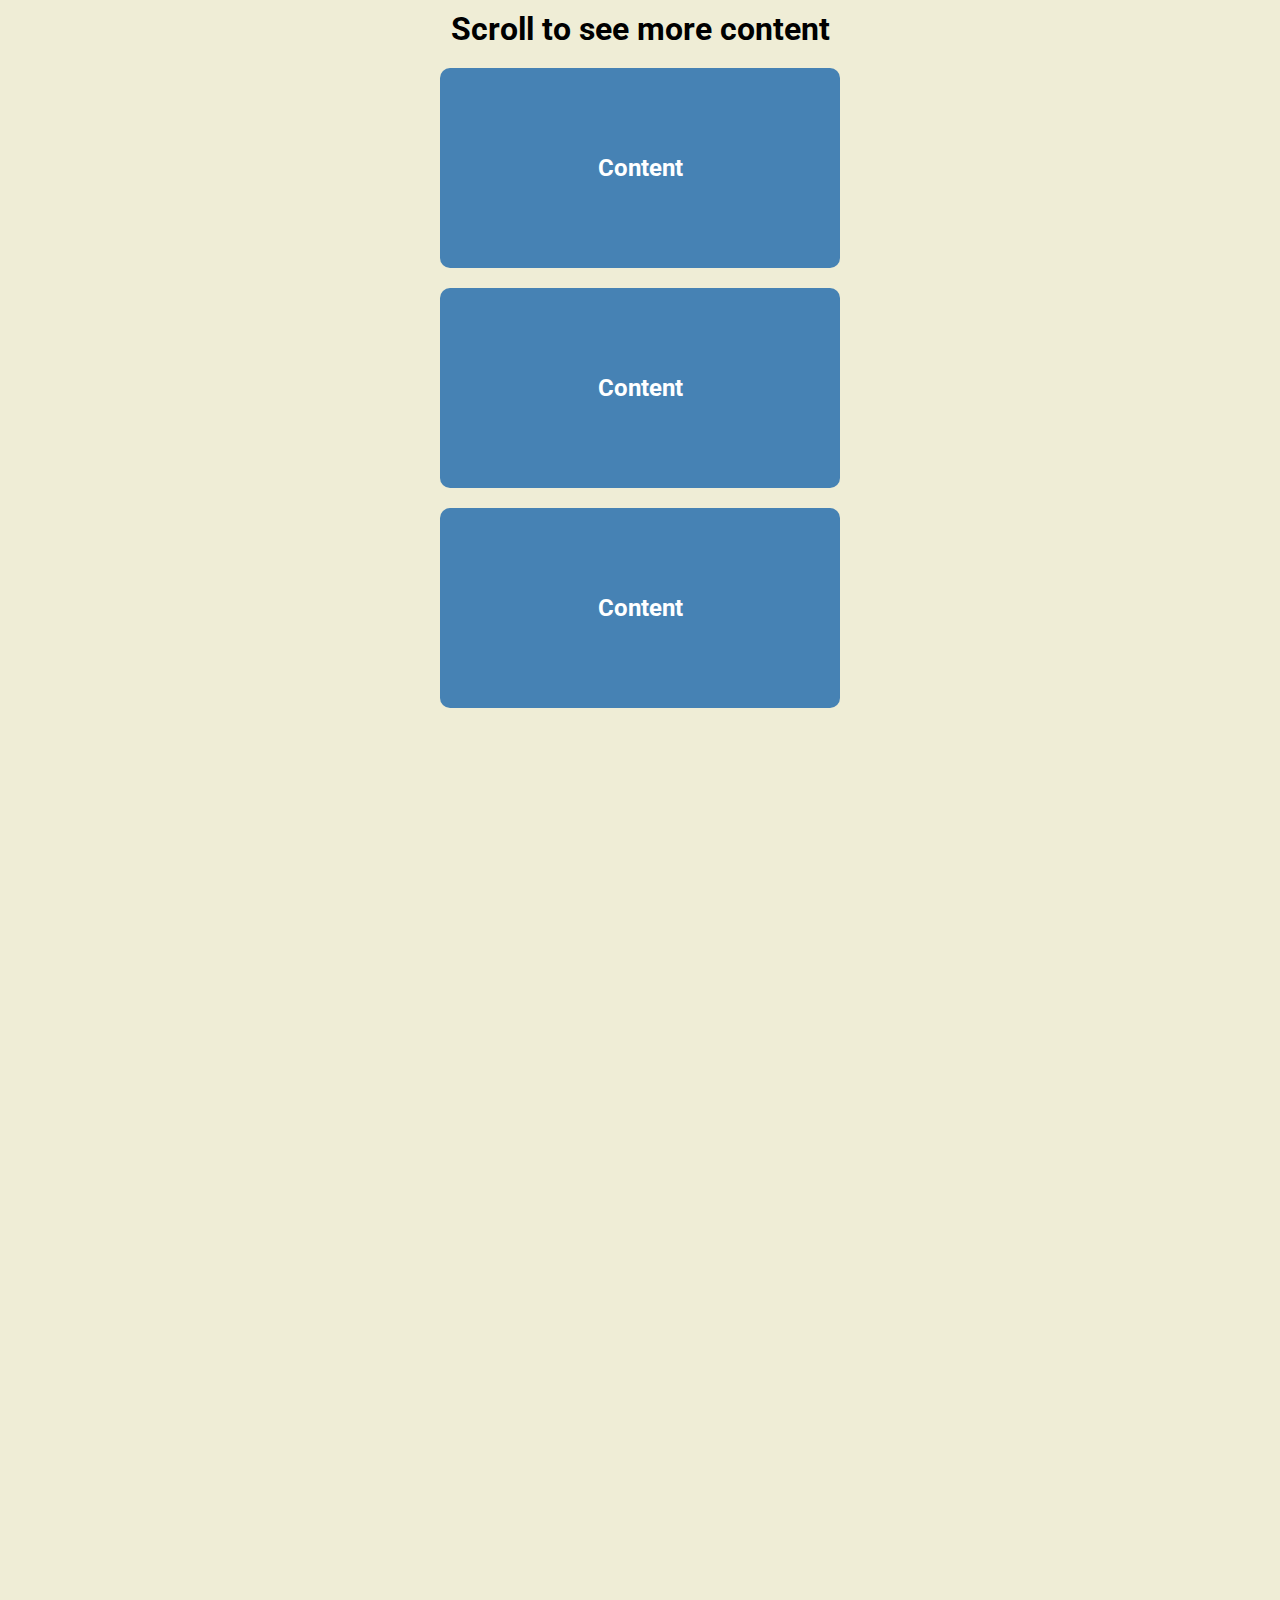
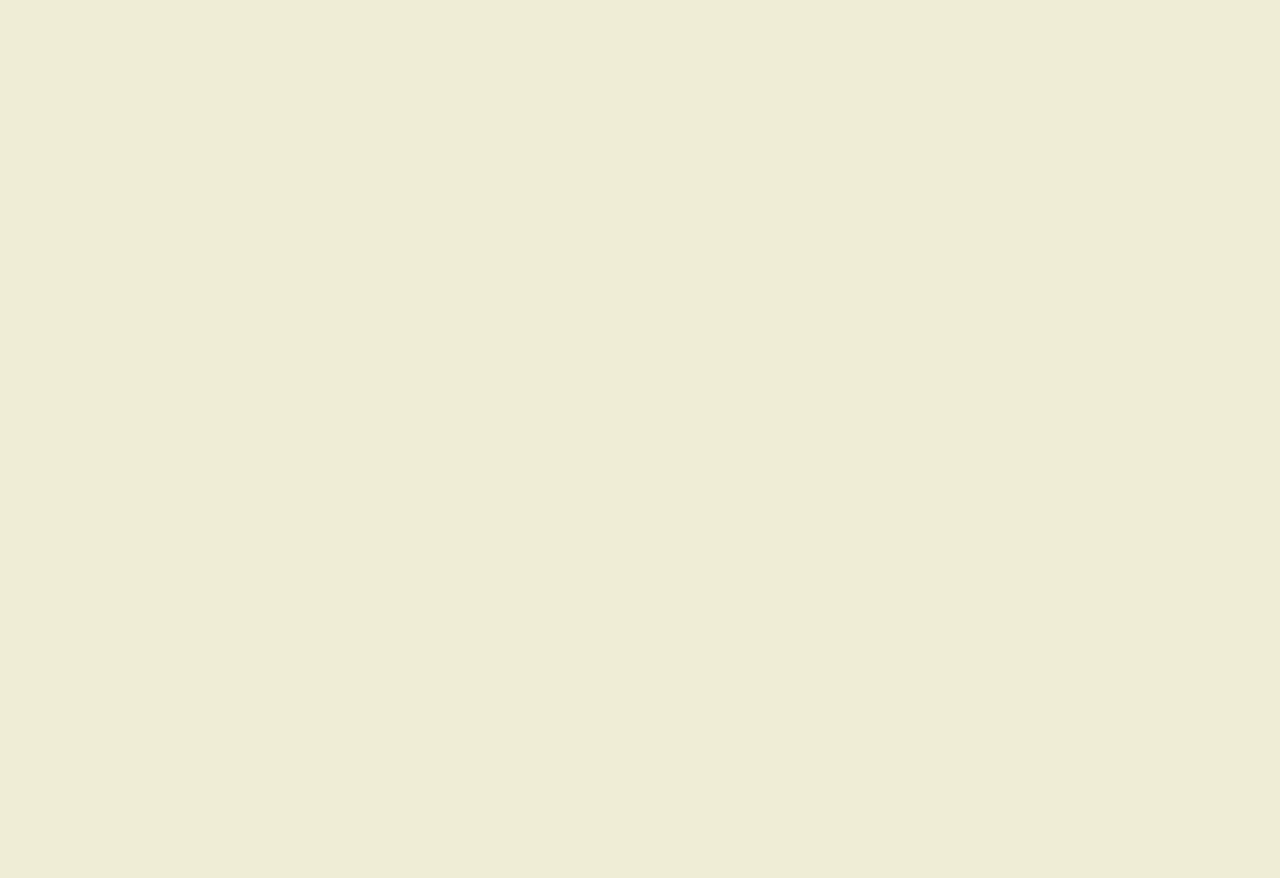
<file: Enter exit animation through scroll/index.html>
<!DOCTYPE html>
<html lang="en">
<head>
    <meta charset="UTF-8">
    <meta http-equiv="X-UA-Compatible" content="IE=edge">
    <meta name="viewport" content="width=device-width, initial-scale=1.0">
    <link rel="stylesheet" href="style.css">
    <link rel="preconnect" href="https://fonts.googleapis.com">
    <link rel="preconnect" href="https://fonts.gstatic.com" crossorigin>
    <link href="https://fonts.googleapis.com/css2?family=Overpass:wght@400;700&family=Poppins:wght@300;400;500;700&family=Roboto:wght@300;400;500;700&display=swap" rel="stylesheet">
    <title>Content animation</title>
</head>
<body>
    
    <h1>Scroll to see more content</h1>

    <div class="box"><h2>Content</h2></div>
    <div class="box"><h2>Content</h2></div>
    <div class="box"><h2>Content</h2></div>
    <div class="box"><h2>Content</h2></div>
    <div class="box"><h2>Content</h2></div>
    <div class="box"><h2>Content</h2></div>
    <div class="box"><h2>Content</h2></div>
    <div class="box"><h2>Content</h2></div>
    <div class="box"><h2>Content</h2></div>
    <div class="box"><h2>Content</h2></div>
    <div class="box"><h2>Content</h2></div>


    <script src="script.js"></script>
</body>
</html>
</file>
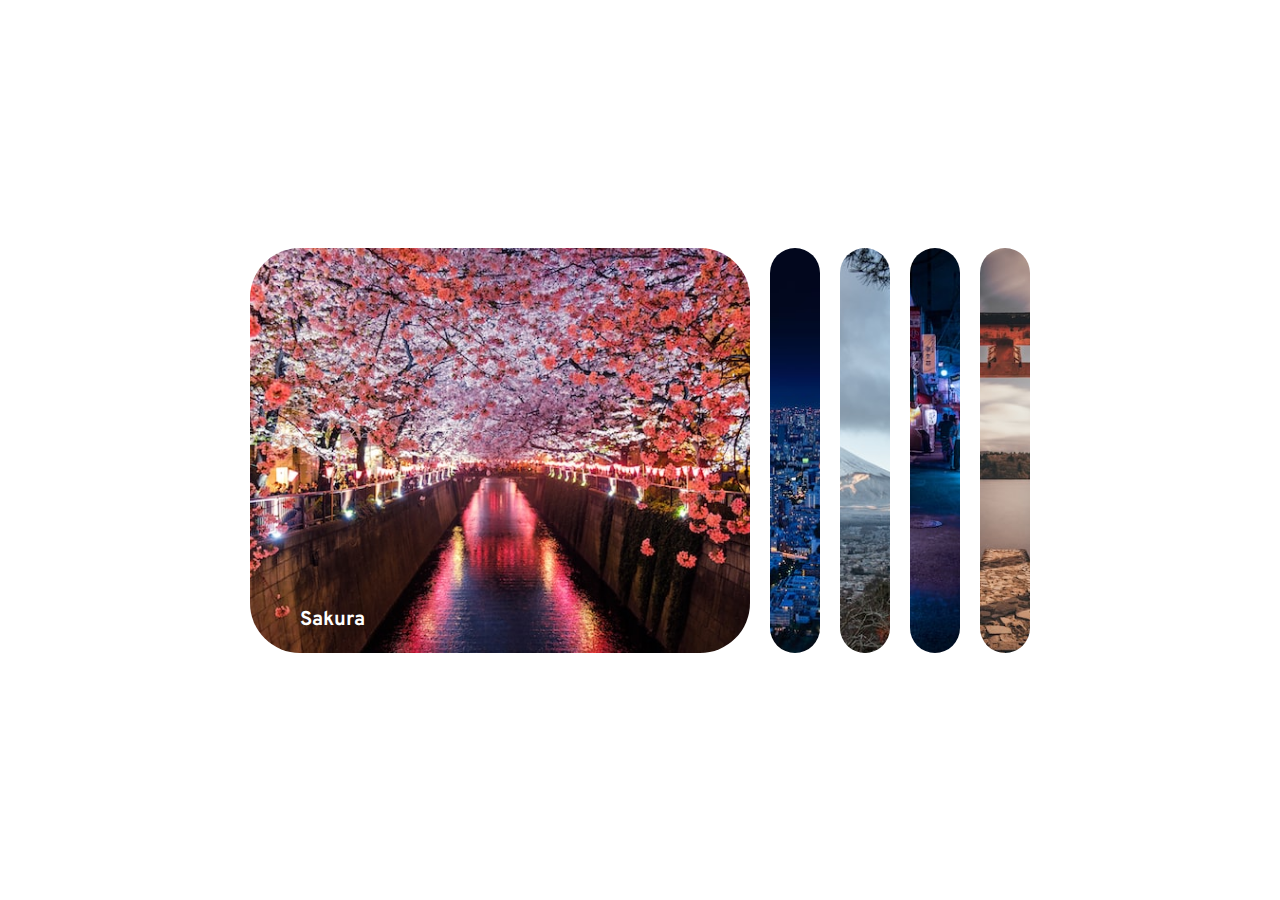
<file: Expanding Images/index.html>
<!DOCTYPE html>
<html lang="en">
<head>
    <meta charset="UTF-8">
    <meta http-equiv="X-UA-Compatible" content="IE=edge">
    <meta name="viewport" content="width=device-width, initial-scale=1.0">
    <link rel="stylesheet" href="style.css">
    <link rel="preconnect" href="https://fonts.googleapis.com">
    <link rel="preconnect" href="https://fonts.gstatic.com" crossorigin>
    <link href="https://fonts.googleapis.com/css2?family=Overpass:wght@400;700&family=Poppins:wght@300;400;500;700&family=Roboto:wght@300;400;500;700&display=swap" rel="stylesheet">
    <title>Expanding Images</title>
</head>
<body>
    <div class="container">
        <div class="panel active" style="background-image: url('images/sakura-river.jpg')">
            <h3>Sakura</h3>
        </div>
        <div class="panel" style="background-image: url('images/tokyo-night.jpg')">
            <h3>Tokyo</h3>
        </div>
        <div class="panel" style="background-image: url('images/fuji.jpg')">
            <h3>Mt Fuji</h3>
        </div>
        <div class="panel" style="background-image: url('images/night-ally.jpg')">
            <h3>Night Alley</h3>
        </div>
        <div class="panel" style="background-image: url('images/hiroshima.jpg')">
            <h3>Hiroshima</h3>
        </div>
    </div>


    <script src="script.js"></script>
</body>
</html>
</file>
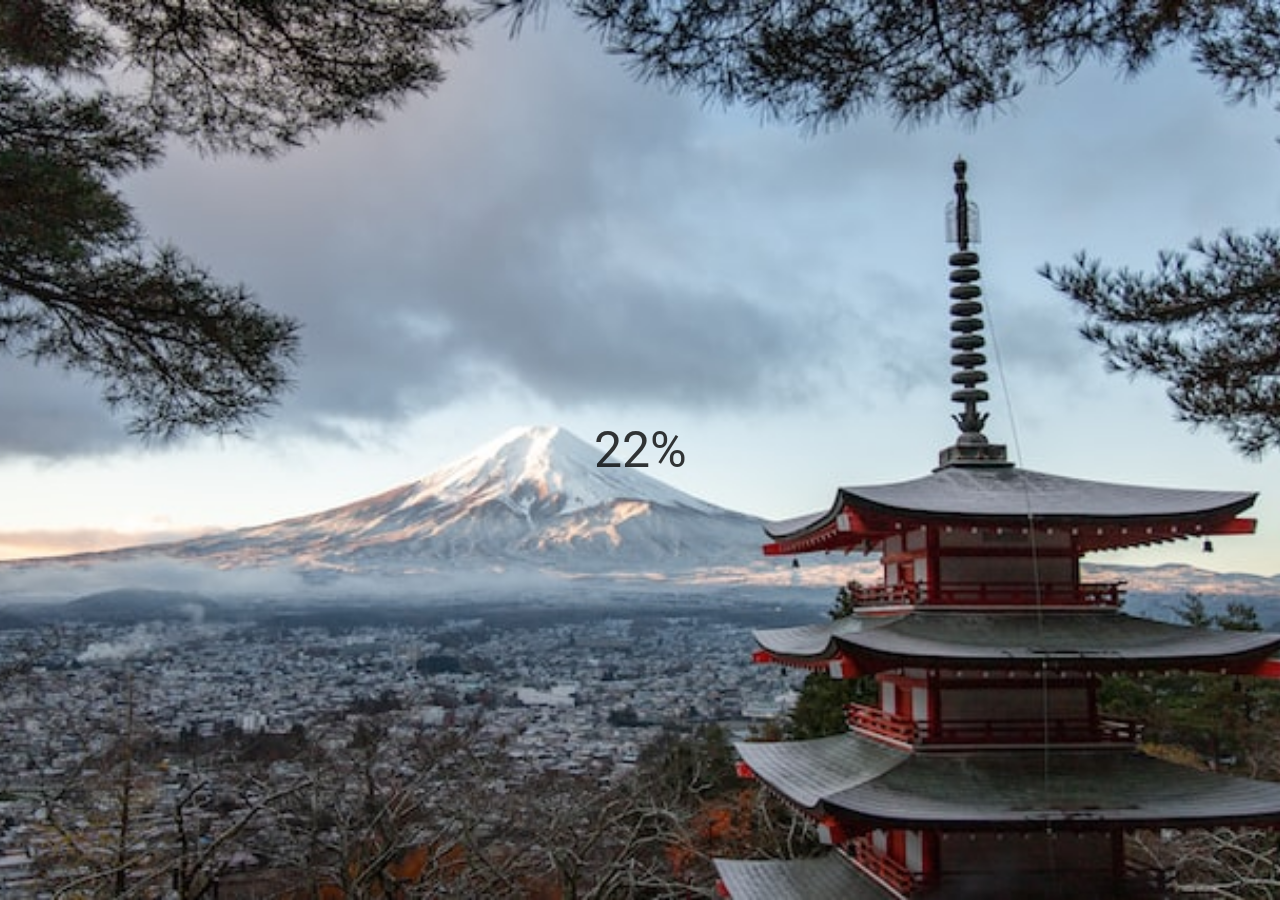
<file: Loading page %/index.html>
<!DOCTYPE html>
<html lang="en">
<head>
    <meta charset="UTF-8">
    <meta http-equiv="X-UA-Compatible" content="IE=edge">
    <meta name="viewport" content="width=device-width, initial-scale=1.0">
    <link rel="stylesheet" href="style.css">
    <link rel="preconnect" href="https://fonts.googleapis.com">
    <link rel="preconnect" href="https://fonts.gstatic.com" crossorigin>
    <link href="https://fonts.googleapis.com/css2?family=Overpass:wght@400;700&family=Poppins:wght@300;400;500;700&family=Roboto:wght@300;400;500;700&display=swap" rel="stylesheet">
    <title>Loading Page</title>
</head>
<body>
    <section class="bg"></section>
    <div class="loading-text">0%</div>

    <script src="script.js"></script>
</body>
</html>
</file>
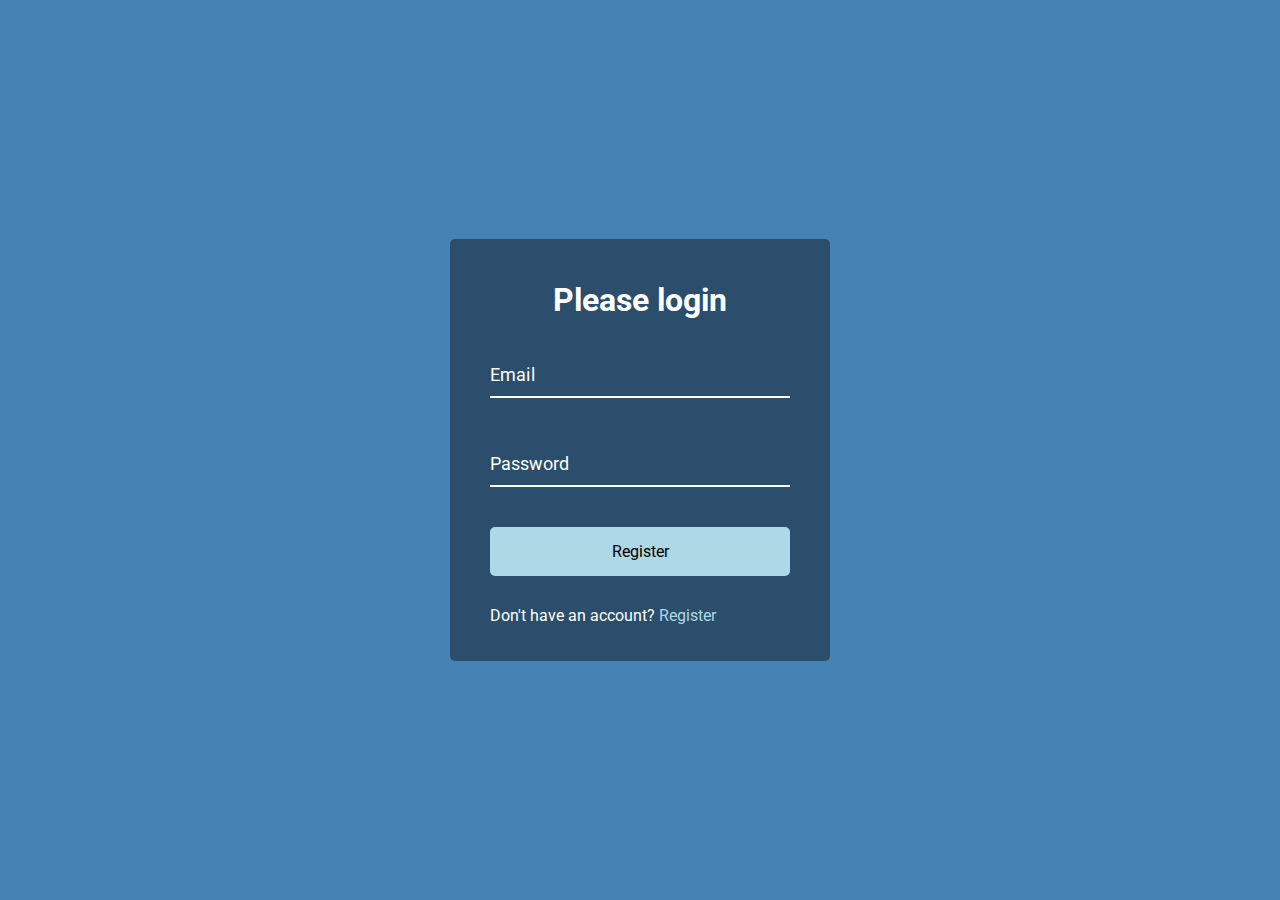
<file: login form with wave labels/index.html>
<!DOCTYPE html>
<html lang="en">
<head>
    <meta charset="UTF-8">
    <meta http-equiv="X-UA-Compatible" content="IE=edge">
    <meta name="viewport" content="width=device-width, initial-scale=1.0">
    <link rel="stylesheet" href="style.css">
    <link rel="preconnect" href="https://fonts.googleapis.com">
    <link rel="preconnect" href="https://fonts.gstatic.com" crossorigin>
    <link href="https://fonts.googleapis.com/css2?family=Overpass:wght@400;700&family=Poppins:wght@300;400;500;700&family=Roboto:wght@300;400;500;700&display=swap" rel="stylesheet">
    <title>Login Form</title>
</head>
<body>
    
    <div class="container">
        <h1>Please login</h1>
        <form>
            <div class="form-control">
                <input type="text" required>
                <label>Email</label>
            </div>
            <div class="form-control">
                <input type="password" required>
                <label>Password</label>
            </div>    
            <button type="submit" class="btn">Register</button>
            <p class="text">Don't have an account? <a href="#">Register</a></p>
        </form>
    </div>

    <script src="script.js"></script>
</body>
</html>
</file>
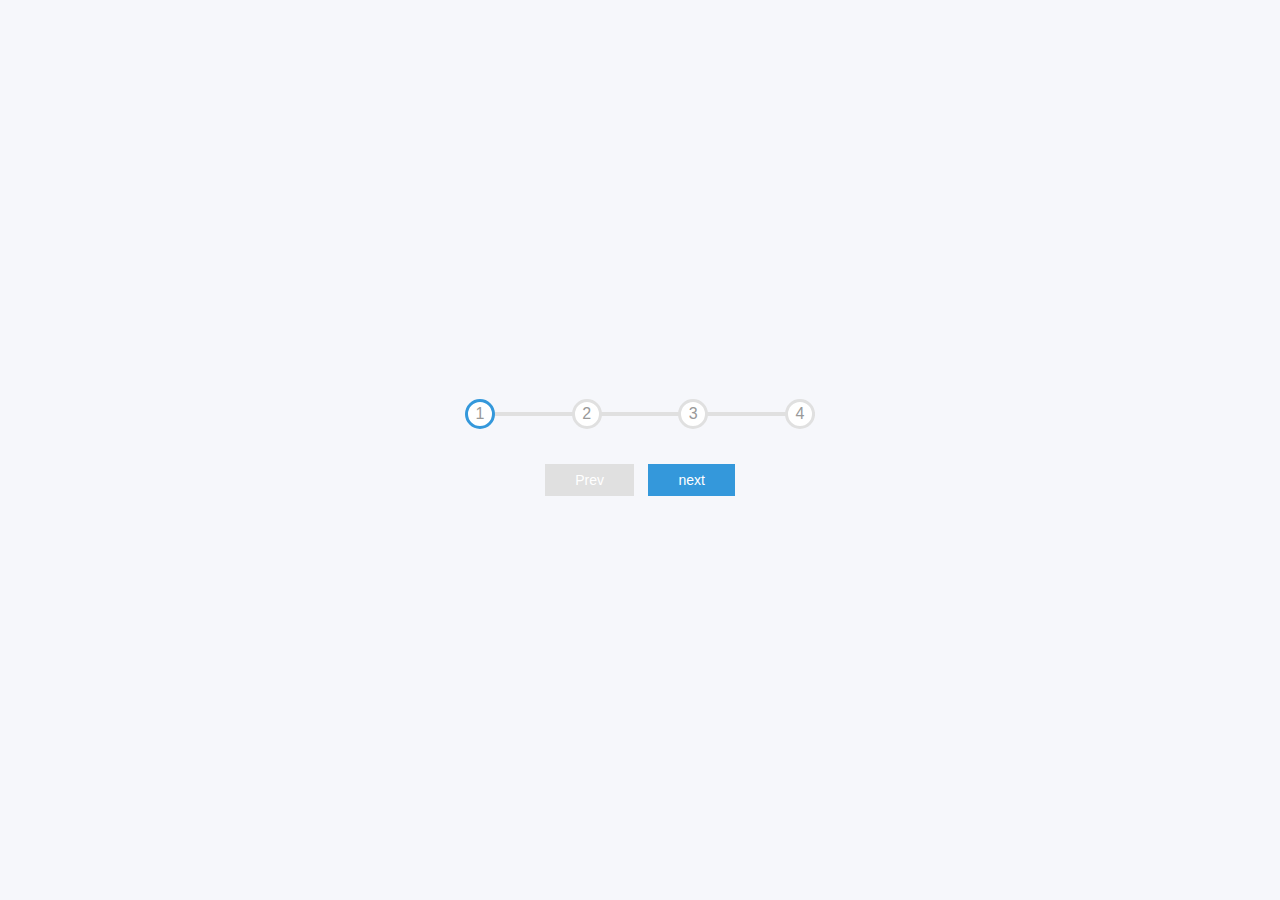
<file: Progress steps/index.html>
<!DOCTYPE html>
<html lang="en">
<head>
    <meta charset="UTF-8">
    <meta http-equiv="X-UA-Compatible" content="IE=edge">
    <meta name="viewport" content="width=device-width, initial-scale=1.0">
    <link rel="stylesheet" href="style.css">
    <link rel="preconnect" href="https://fonts.googleapis.com">
    <link rel="preconnect" href="https://fonts.gstatic.com" crossorigin>
    <link href="https://fonts.googleapis.com/css2?family=Overpass:wght@400;700&family=Poppins:wght@300;400;500;700&family=Roboto:wght@300;400;500;700&display=swap" rel="stylesheet">
    <title>Progress steps </title>
</head>
<body>
    
    <div class="container">
        <div class="progress-container">
            <div class="progress"></div>
            <div class="circle active">1</div>
            <div class="circle">2</div>
            <div class="circle">3</div>
            <div class="circle">4</div>
        </div>

        <button class="btn" id="previous" disabled>Prev</button>
        <button class="btn" id="next">next</button>
    </div>

    <script src="script.js"></script>
</body>
</html>
</file>
<file: Enter exit animation through scroll/style.css>
* {
    box-sizing: border-box;
}

body {
    background-color: #efedd6;
    font-family: 'Roboto', sans-serif;
    display: flex;
    flex-direction: column;
    align-items: center;
    justify-content: center;
    margin: 0;
    overflow-x: hidden;
}

h1 {
    margin: 10px;
}

.box {
    background-color: steelblue;
    color: white;
    display: flex;
    align-items: center;
    justify-content: center;
    width: 400px;
    height: 200px;
    margin: 10px;
    border-radius: 10px;
    box-shadow: 2px, 4px, 5px rgba(0,0, 0, 0.3);
    transform: translateX(400%);
    transition: transform 0.4s ease;
}

.box:nth-of-type(even) {
    transform: translateX(-400%);
}

.box.show {
    transform: translateX(0);
}
</file>
<file: Expanding Images/style.css>
* {
    box-sizing: border-box;
}

body {
    font-family: 'overpass', sans-serif;
    display: flex;
    flex-direction: column;
    align-items: center;
    justify-content: center;
    height: 100vh;
    margin: 0;
}

@media (max-width: 600px) {
    .container {
        width: 100vw;
    }
    .panel:nth-of-type(4), .panel:nth-of-type(5) {
        display: none;
    }
}

.container {
    display: flex;
    width: 800px;
}

.panel {
    background-size: auto 100%;
    background-position: center;
    background-repeat: no-repeat;
    height: 45vh;
    border-radius: 50px;
    color: white;
    flex: 0.5;
    margin: 10px;
    position: relative;
    transition: flex 0.7s ease-in;
}

.panel h3 {
    font-size: 20px;
    position: absolute;
    bottom: 20px;
    left: 50px;
    margin: 0;
    opacity: 0;
}

.panel.active {
    flex: 5;
}

.panel.active h3 {
    opacity: 1;
    transition: opacity 0.3s ease-in 0.4s;
}
</file>
<file: Loading page %/style.css>
* {
    box-sizing: border-box;
}

body {
    font-family: 'Roboto', sans-serif;
    display: flex;
    align-items: center;
    justify-content: center;
    overflow: hidden;
    height: 100vh;
    margin: 0;
}

.bg {
    background: url("fuji.jpg") no-repeat center center/cover;
    position: absolute;
    top: 0;
    left: 0;
    height: 100vh;
    width: 100vw;
    z-index: -1;
}

.loading-text {
    font-size: 50px;
}
</file>
<file: login form with wave labels/style.css>
* {
    box-sizing: border-box;
}

body {
    background-color: steelblue;
    color: white;
    font-family: 'roboto', sans-serif;
    display: flex;
    flex-direction: column;
    align-items: center;
    justify-content: center;
    height: 100vh;
    margin: 0;
}

.container {
    background-color: rgba(0,0,0,0.4);
    padding: 20px 40px;
    border-radius: 5px;
}

.container h1 {
    text-align: center;
    margin-bottom: 30px;
}

.container a {
    text-decoration: none;
    color: lightblue;
}

.btn {
    display: inline-block;
    width: 100%;
    background-color: lightblue;
    padding: 15px;
    font-family: inherit;
    font-size: 16px;
    border: 0;
    border-radius: 5px;
}

.btn:focus {
outline: none;
}

.btn:active {
    transform: scale(0.98);
}

.form-control {
    position: relative;
    margin: 20px 0 40px;
    width: 300px;
}

.form-control input {
    background-color: transparent;
    border: 0;
    border-bottom: 2px white solid;
    display: block;
    width: 100%;
    padding: 15px 0;
    font-size: 15px;
    color: white;
}

.text {
    margin-top: 30px;
}

.form-control input:focus, 
.form-control input:valid {
    outline: 0;
    border-bottom-color: lightblue;
}

.form-control label {
    position: absolute;
    top: 15px;
    left: 0;
}

.form-control label span {
    display: inline-block;
    font-size: 18px;
    min-width: 5px;
    transition: 0.3s ease;

}

.form-control input:focus + label span,
.form-control input:valid + label span {
    color: lightblue;
    transform: translateY(-30px);
}
</file>
<file: Progress steps/style.css>
* {
    box-sizing: border-box;
}

:root {
    --line-border-fill: #3498db;
    --line-border-empty: #e0e0e0;
}

body {
    background-color: #f6f7fb;
    font-family: 'montserrat', sans-serif;
    display: flex;
    flex-direction: column;
    align-items: center;
    justify-content: center;
    height: 100vh;
    overflow: hidden;
    margin: 0;
}
.container {
    text-align: center;
}

.progress-container {
    display: flex;
    justify-content: space-between;
    position: relative;
    margin-bottom: 30px;
    max-width: 100%;
    width: 350px;
}

.progress-container::before {
    content: " ";
    background-color: var(--line-border-empty);
    position: absolute;
    top: 50%;
    left: 0;
    height: 4px;
    width: 100%;
    z-index: -1;
    transform: translateY(-50%);
}

.progress {
    background-color: var(--line-border-fill);
    position: absolute;
    top: 50%;
    left: 0;
    height: 4px;
    width: 0%;
    z-index: -1;
    transition: 0.4s ease;
}

.circle {
    background-color: white;
    color: #999;
    border-radius: 50%;
    height: 30px;
    width: 30px;
    display: flex;
    align-items: center;
    justify-content: center;
    border: 3px solid var(--line-border-empty);
    transition: 0.4s ease;
}

.active {
    border-color: var(--line-border-fill);
}

.btn {
    background-color: var(--line-border-fill);
    color: white;
    border: 0;
    font-family: inherit;
    padding: 8px 30px;
    margin: 5px;
    font-size: 14px;
}
.btn:active {
    transform: scale(0.98);
}
.btn:focus {
    outline: 0;
}
.btn:disabled {
    background-color: var(--line-border-empty);
    cursor: not-allowed;
}
</file>
